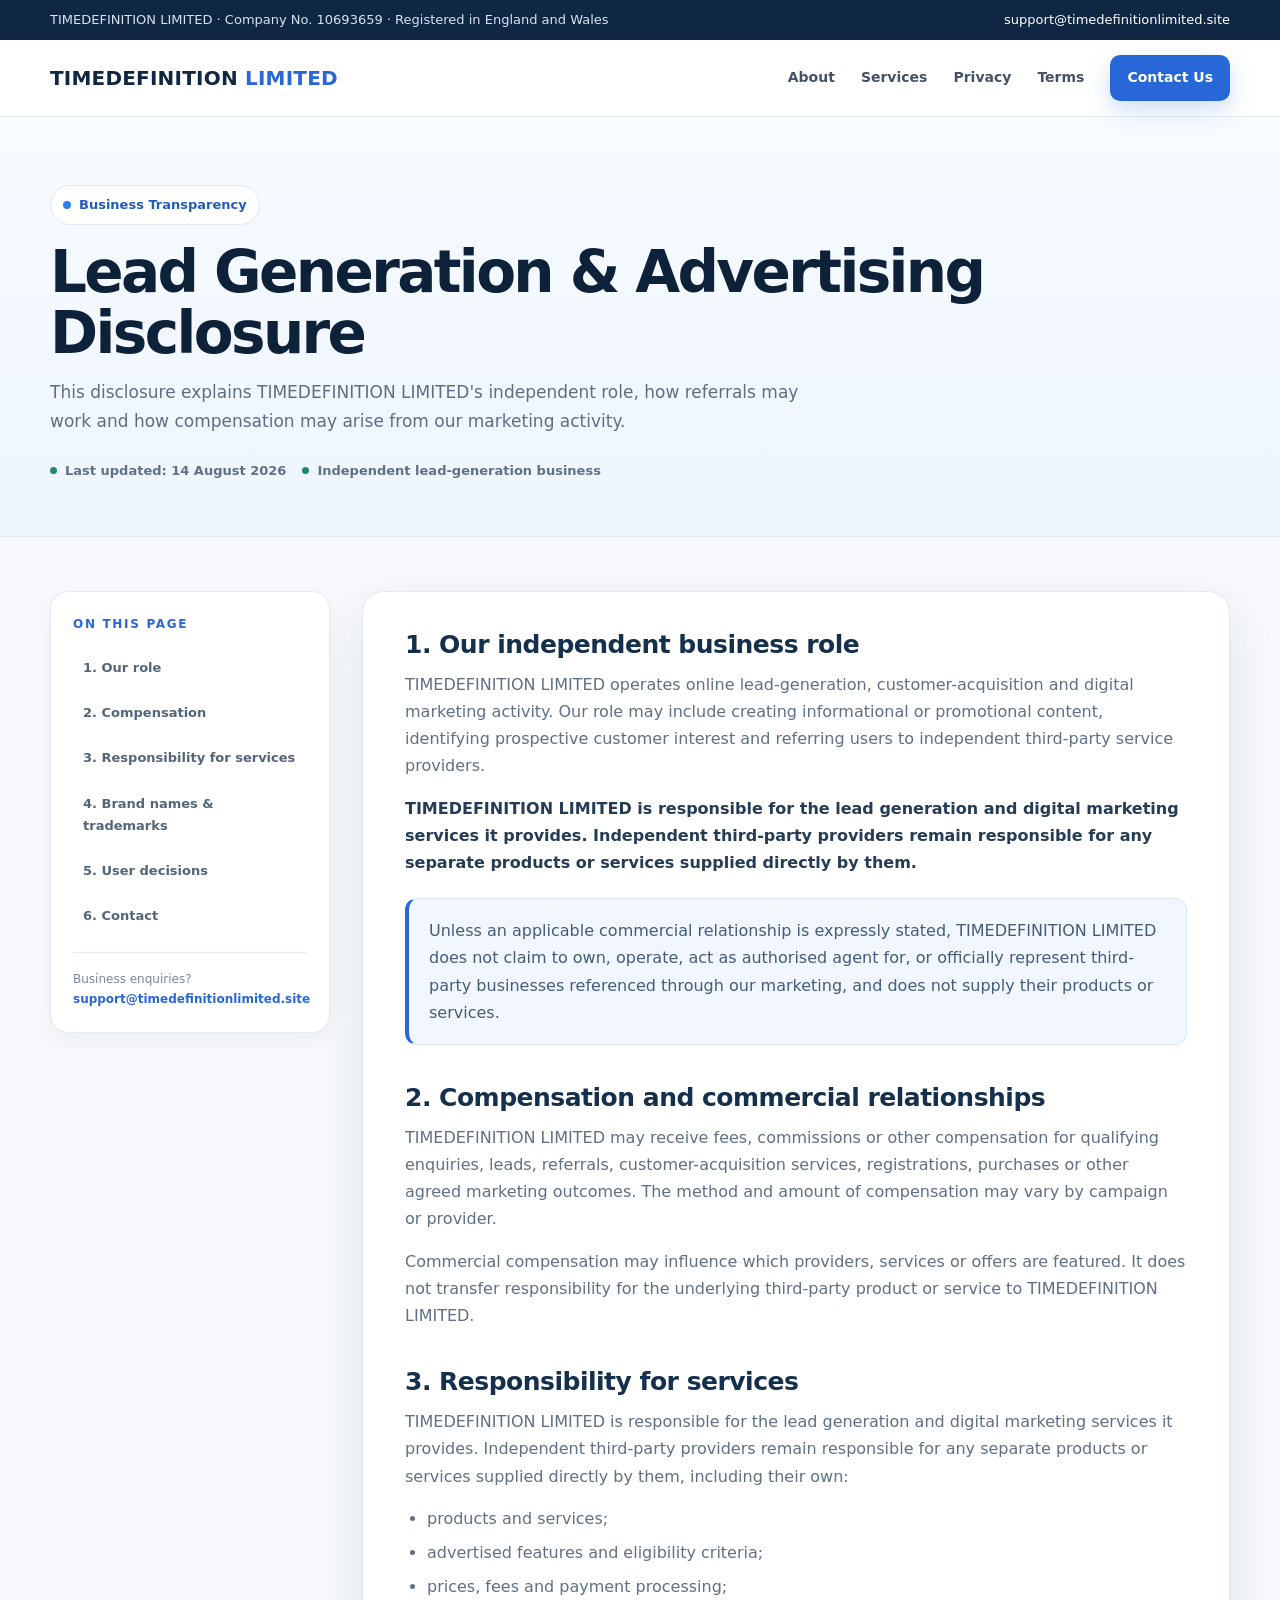
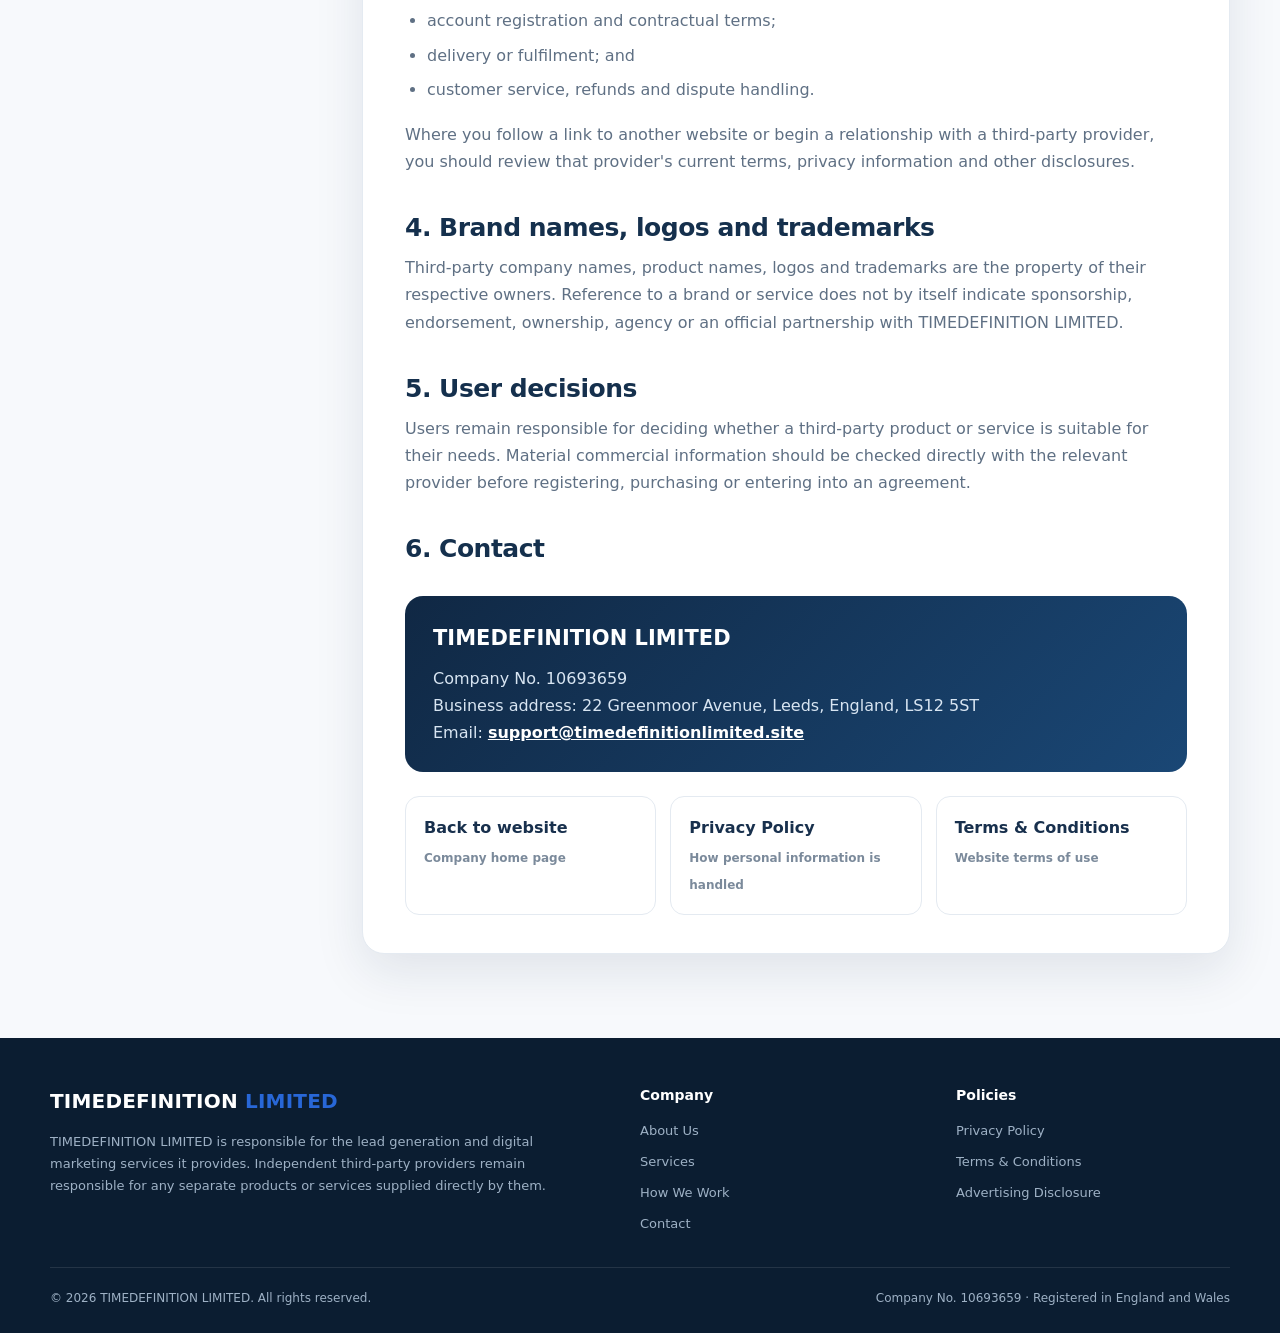
<file: disclosure.html>
<!doctype html>
<html lang="en"><head><meta charset="utf-8"><meta name="viewport" content="width=device-width, initial-scale=1"><title>Lead Generation & Advertising Disclosure | TIMEDEFINITION LIMITED</title><meta name="description" content="Lead Generation and Advertising Disclosure for TIMEDEFINITION LIMITED."><link rel="stylesheet" href="policy.css"></head>
<body>
<div class="topbar"><div class="container"><span>TIMEDEFINITION LIMITED · Company No. 10693659 · Registered in England and Wales</span><a href="mailto:support@timedefinitionlimited.site">support@timedefinitionlimited.site</a></div></div>
<header class="navbar"><div class="container nav-inner"><a class="logo" href="index.html">TIMEDEFINITION <span>LIMITED</span></a><nav class="nav-links"><a href="index.html#about">About</a><a href="index.html#services">Services</a><a href="privacy.html">Privacy</a><a href="terms.html">Terms</a><a href="index.html#contact" class="nav-cta">Contact Us</a></nav></div></header>
<main><section class="policy-hero"><div class="container"><span class="badge">Business Transparency</span><h1>Lead Generation & Advertising Disclosure</h1><p class="hero-copy">This disclosure explains TIMEDEFINITION LIMITED's independent role, how referrals may work and how compensation may arise from our marketing activity.</p><div class="updated"><span><i class="dot"></i>Last updated: 14 August 2026</span><span><i class="dot"></i>Independent lead-generation business</span></div></div></section>
<section class="policy-main"><div class="container policy-grid"><aside class="toc"><div class="toc-title">On this page</div><nav class="toc-links"><a href="#role">1. Our role</a><a href="#compensation">2. Compensation</a><a href="#third-party">3. Responsibility for services</a><a href="#brands">4. Brand names & trademarks</a><a href="#decisions">5. User decisions</a><a href="#contact">6. Contact</a></nav><hr><div class="toc-small">Business enquiries?<br><a href="mailto:support@timedefinitionlimited.site">support@timedefinitionlimited.site</a></div></aside>
<article class="article">
<h2 id="role">1. Our independent business role</h2><p>TIMEDEFINITION LIMITED operates online lead-generation, customer-acquisition and digital marketing activity. Our role may include creating informational or promotional content, identifying prospective customer interest and referring users to independent third-party service providers.</p><p><strong>TIMEDEFINITION LIMITED is responsible for the lead generation and digital marketing services it provides. Independent third-party providers remain responsible for any separate products or services supplied directly by them.</strong></p><div class="info-box"><p>Unless an applicable commercial relationship is expressly stated, TIMEDEFINITION LIMITED does not claim to own, operate, act as authorised agent for, or officially represent third-party businesses referenced through our marketing, and does not supply their products or services.</p></div>
<h2 id="compensation">2. Compensation and commercial relationships</h2><p>TIMEDEFINITION LIMITED may receive fees, commissions or other compensation for qualifying enquiries, leads, referrals, customer-acquisition services, registrations, purchases or other agreed marketing outcomes. The method and amount of compensation may vary by campaign or provider.</p><p>Commercial compensation may influence which providers, services or offers are featured. It does not transfer responsibility for the underlying third-party product or service to TIMEDEFINITION LIMITED.</p>
<h2 id="third-party">3. Responsibility for services</h2><p>TIMEDEFINITION LIMITED is responsible for the lead generation and digital marketing services it provides. Independent third-party providers remain responsible for any separate products or services supplied directly by them, including their own:</p><ul><li>products and services;</li><li>advertised features and eligibility criteria;</li><li>prices, fees and payment processing;</li><li>account registration and contractual terms;</li><li>delivery or fulfilment; and</li><li>customer service, refunds and dispute handling.</li></ul><p>Where you follow a link to another website or begin a relationship with a third-party provider, you should review that provider's current terms, privacy information and other disclosures.</p>
<h2 id="brands">4. Brand names, logos and trademarks</h2><p>Third-party company names, product names, logos and trademarks are the property of their respective owners. Reference to a brand or service does not by itself indicate sponsorship, endorsement, ownership, agency or an official partnership with TIMEDEFINITION LIMITED.</p>
<h2 id="decisions">5. User decisions</h2><p>Users remain responsible for deciding whether a third-party product or service is suitable for their needs. Material commercial information should be checked directly with the relevant provider before registering, purchasing or entering into an agreement.</p>
<h2 id="contact">6. Contact</h2><div class="contact-panel"><h3>TIMEDEFINITION LIMITED</h3><p>Company No. 10693659<br>Business address: 22 Greenmoor Avenue, Leeds, England, LS12 5ST<br>Email: <a href="mailto:support@timedefinitionlimited.site">support@timedefinitionlimited.site</a></p></div>
<div class="policy-nav"><a class="policy-card" href="index.html"><strong>Back to website</strong><span>Company home page</span></a><a class="policy-card" href="privacy.html"><strong>Privacy Policy</strong><span>How personal information is handled</span></a><a class="policy-card" href="terms.html"><strong>Terms & Conditions</strong><span>Website terms of use</span></a></div>
</article></div></section></main>
<footer class="footer"><div class="container"><div class="footer-grid"><div><a class="logo" href="index.html">TIMEDEFINITION <span>LIMITED</span></a><p>TIMEDEFINITION LIMITED is responsible for the lead generation and digital marketing services it provides. Independent third-party providers remain responsible for any separate products or services supplied directly by them.</p></div><div><h4>Company</h4><div class="footer-links"><a href="index.html#about">About Us</a><a href="index.html#services">Services</a><a href="index.html#process">How We Work</a><a href="index.html#contact">Contact</a></div></div><div><h4>Policies</h4><div class="footer-links"><a href="privacy.html">Privacy Policy</a><a href="terms.html">Terms & Conditions</a><a href="disclosure.html">Advertising Disclosure</a></div></div></div><div class="footer-bottom"><span>© 2026 TIMEDEFINITION LIMITED. All rights reserved.</span><span>Company No. 10693659 · Registered in England and Wales</span></div></div></footer>
</body></html>
</file>
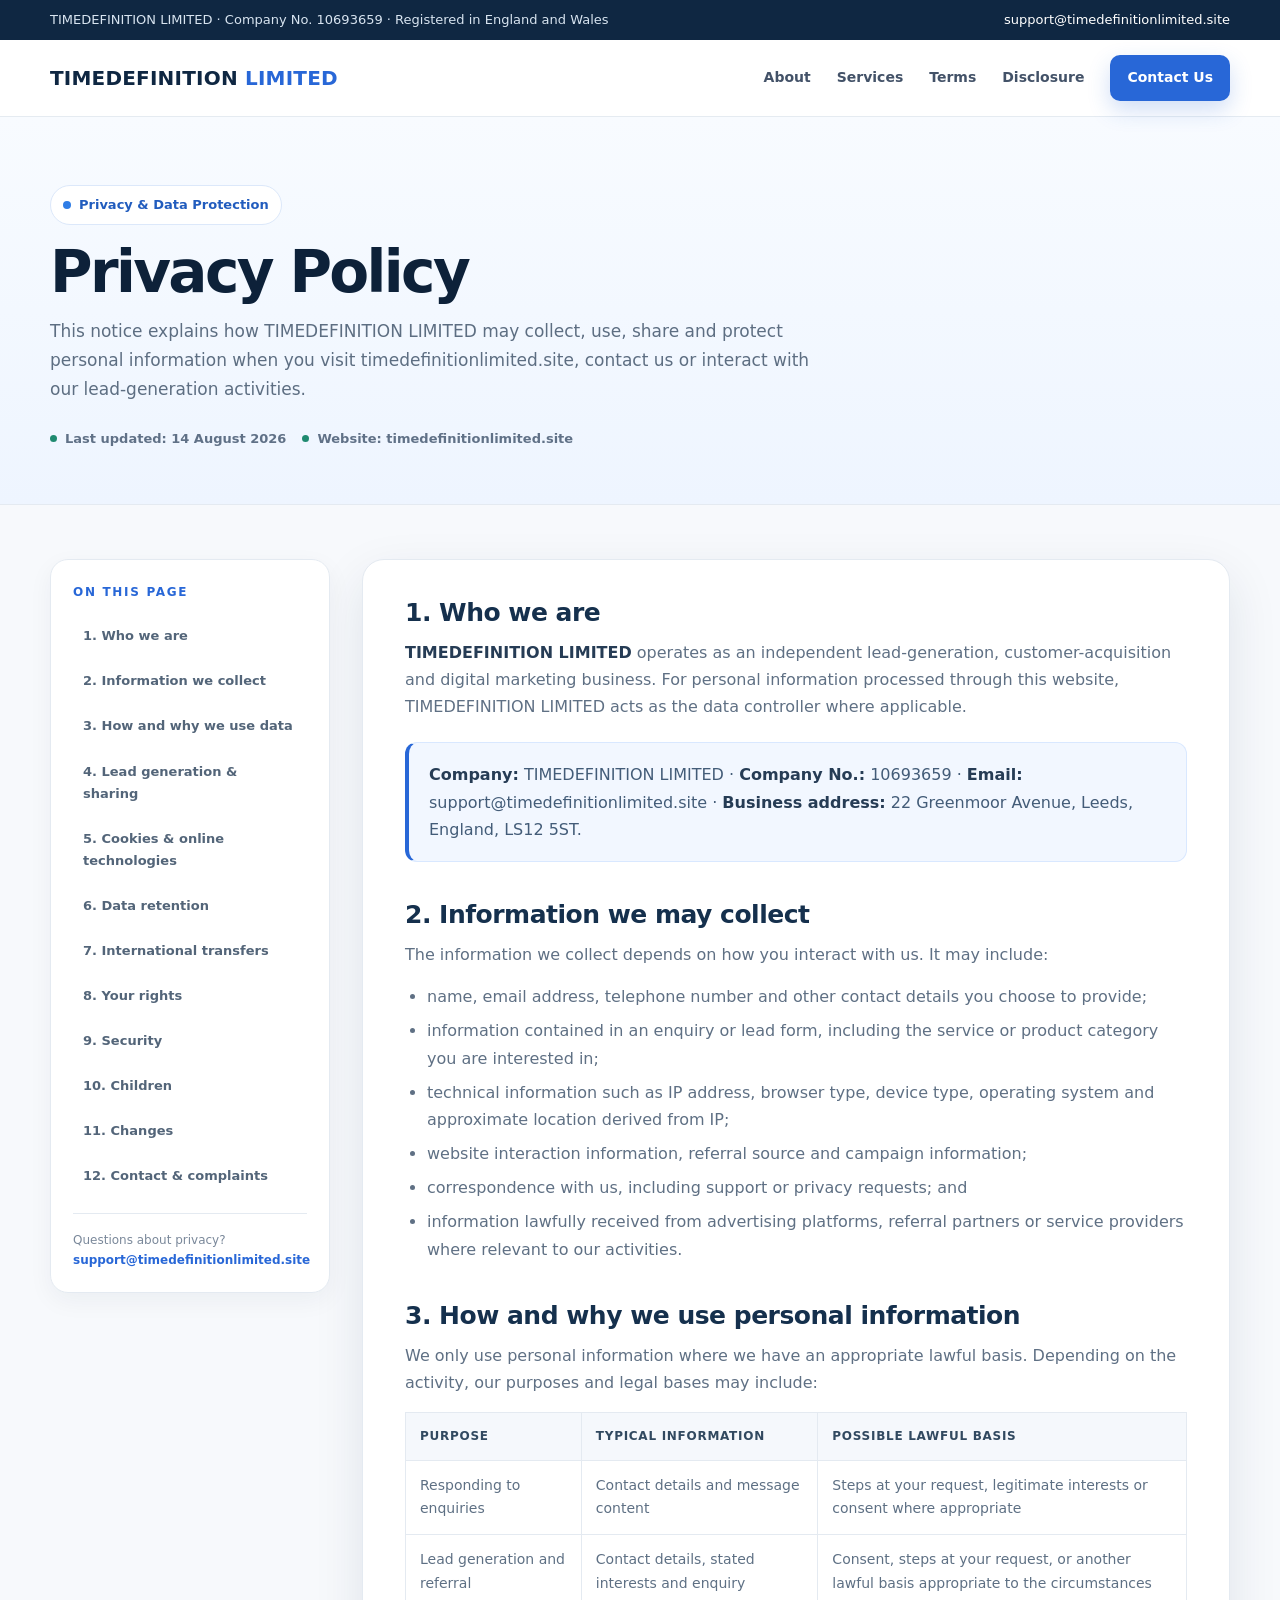
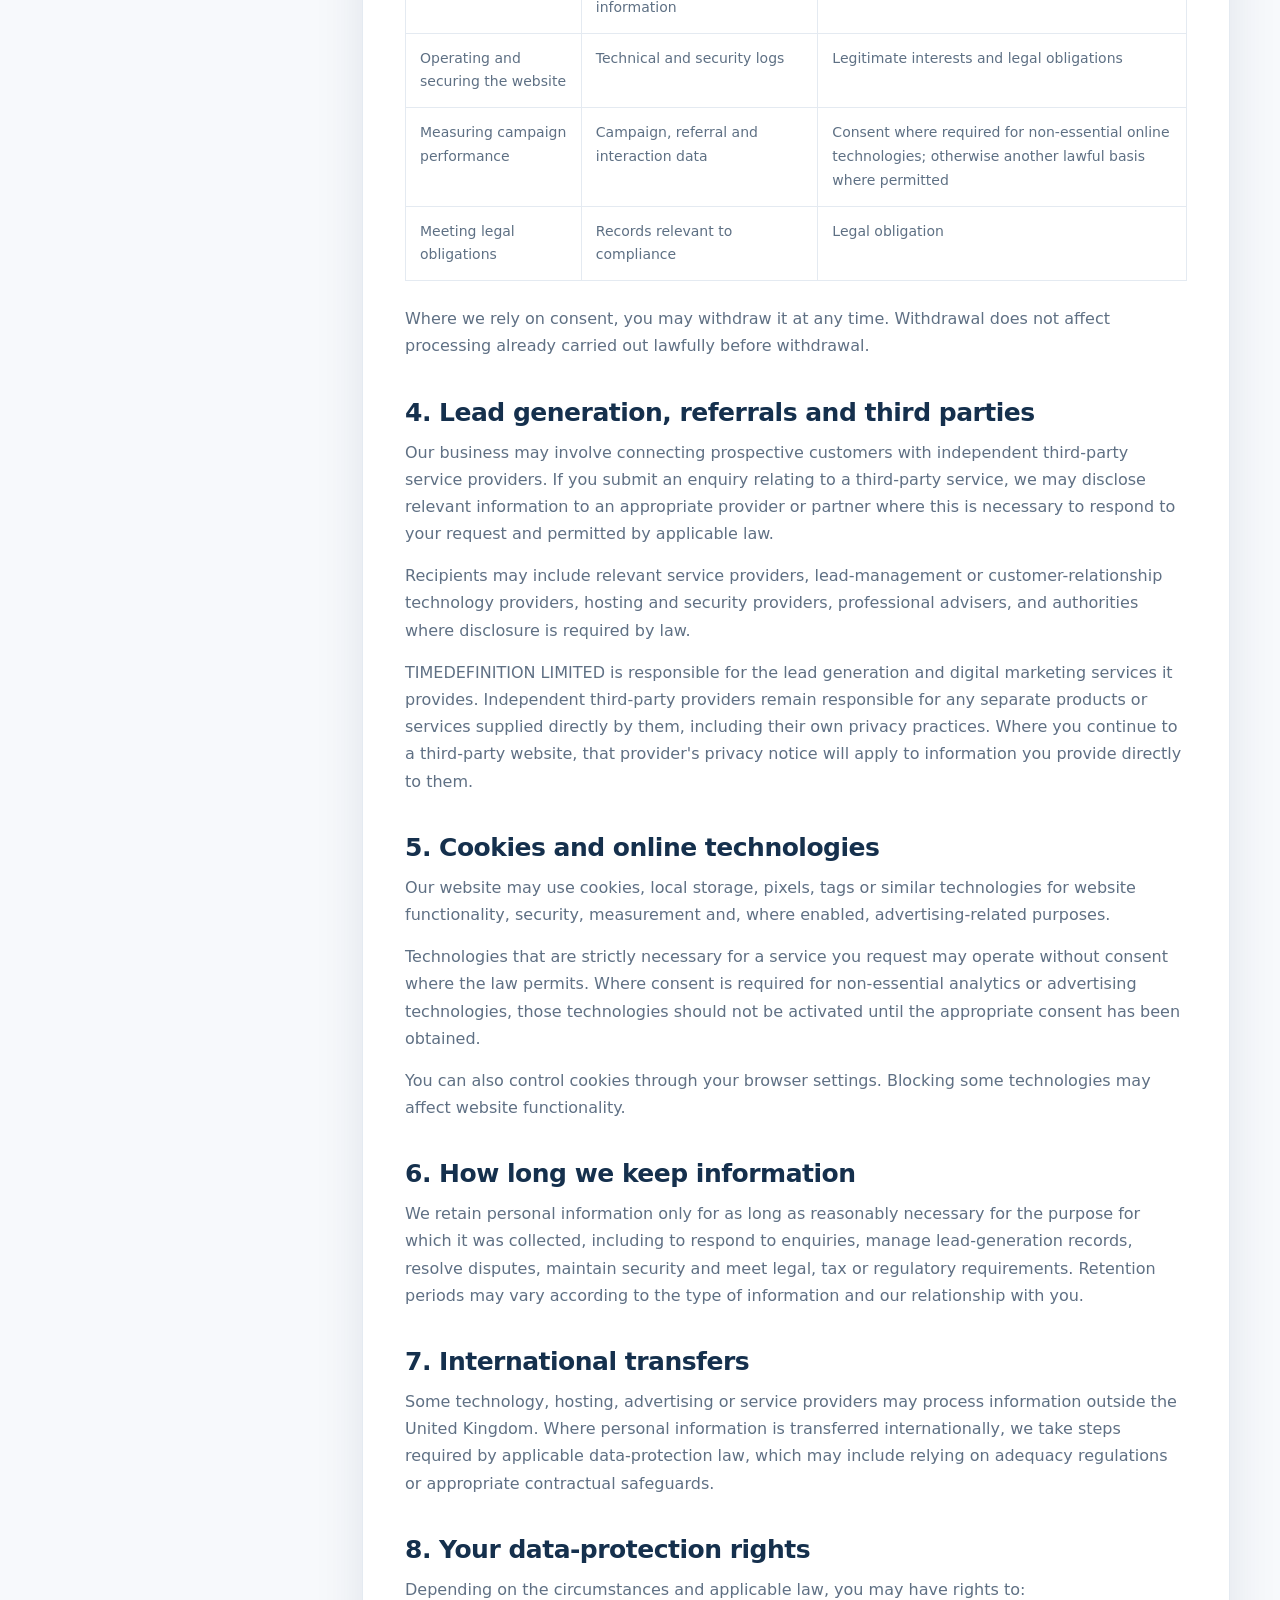
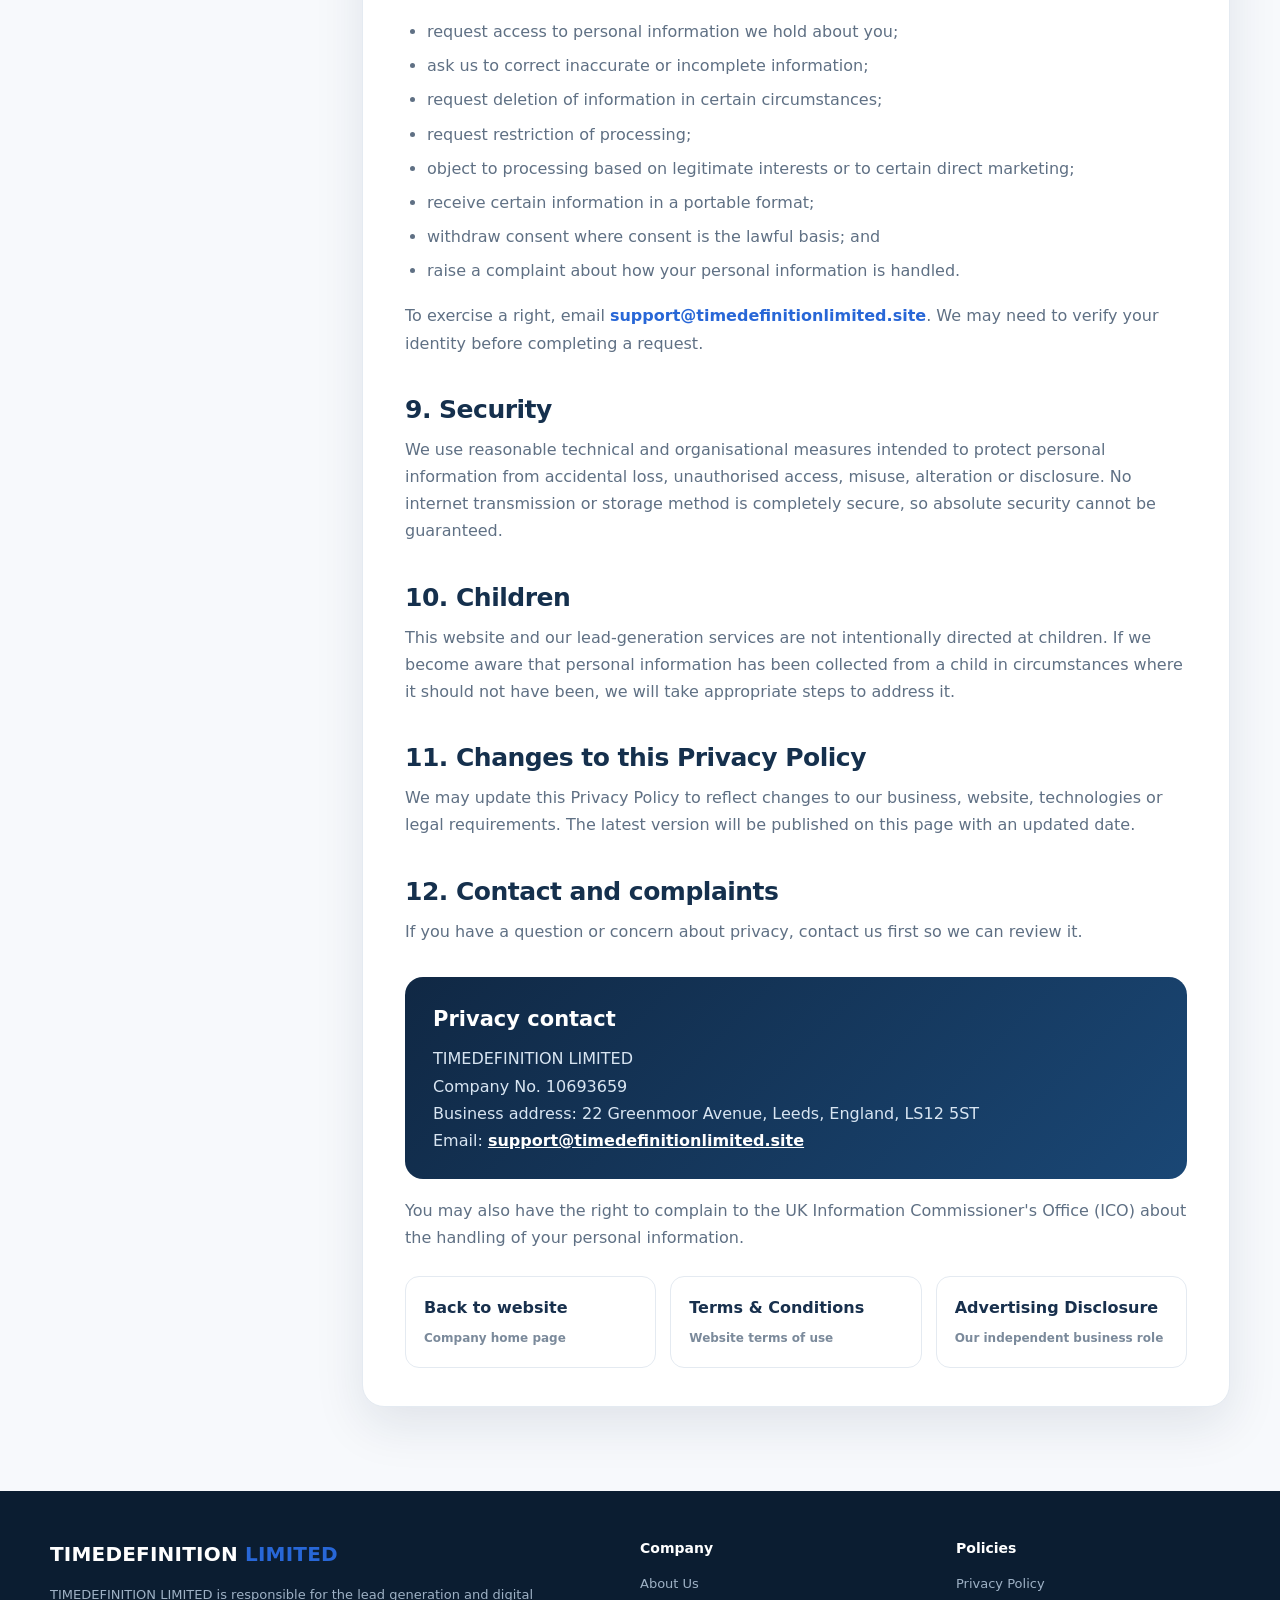
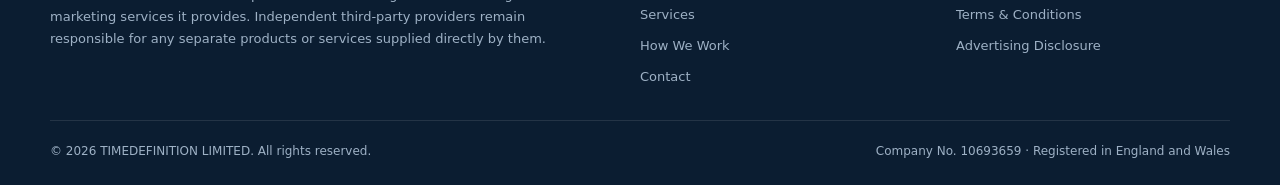
<file: privacy.html>
<!doctype html>
<html lang="en">
<head>
<meta charset="utf-8">
<meta name="viewport" content="width=device-width, initial-scale=1">
<title>Privacy Policy | TIMEDEFINITION LIMITED</title>
<meta name="description" content="Privacy Policy for TIMEDEFINITION LIMITED and timedefinitionlimited.site.">
<link rel="stylesheet" href="policy.css">
</head>
<body>
<div class="topbar"><div class="container"><span>TIMEDEFINITION LIMITED · Company No. 10693659 · Registered in England and Wales</span><a href="mailto:support@timedefinitionlimited.site">support@timedefinitionlimited.site</a></div></div>
<header class="navbar"><div class="container nav-inner"><a class="logo" href="index.html">TIMEDEFINITION <span>LIMITED</span></a><nav class="nav-links"><a href="index.html#about">About</a><a href="index.html#services">Services</a><a href="terms.html">Terms</a><a href="disclosure.html">Disclosure</a><a href="index.html#contact" class="nav-cta">Contact Us</a></nav></div></header>

<main>
<section class="policy-hero"><div class="container"><span class="badge">Privacy & Data Protection</span><h1>Privacy Policy</h1><p class="hero-copy">This notice explains how TIMEDEFINITION LIMITED may collect, use, share and protect personal information when you visit timedefinitionlimited.site, contact us or interact with our lead-generation activities.</p><div class="updated"><span><i class="dot"></i>Last updated: 14 August 2026</span><span><i class="dot"></i>Website: timedefinitionlimited.site</span></div></div></section>

<section class="policy-main"><div class="container policy-grid">
<aside class="toc"><div class="toc-title">On this page</div><nav class="toc-links"><a href="#who">1. Who we are</a><a href="#data">2. Information we collect</a><a href="#purposes">3. How and why we use data</a><a href="#lead-generation">4. Lead generation & sharing</a><a href="#cookies">5. Cookies & online technologies</a><a href="#retention">6. Data retention</a><a href="#transfers">7. International transfers</a><a href="#rights">8. Your rights</a><a href="#security">9. Security</a><a href="#children">10. Children</a><a href="#changes">11. Changes</a><a href="#contact">12. Contact & complaints</a></nav><hr><div class="toc-small">Questions about privacy?<br><a href="mailto:support@timedefinitionlimited.site">support@timedefinitionlimited.site</a></div></aside>

<article class="article">
<h2 id="who">1. Who we are</h2>
<p><strong>TIMEDEFINITION LIMITED</strong> operates as an independent lead-generation, customer-acquisition and digital marketing business. For personal information processed through this website, TIMEDEFINITION LIMITED acts as the data controller where applicable.</p>
<div class="info-box"><p><strong>Company:</strong> TIMEDEFINITION LIMITED · <strong>Company No.:</strong> 10693659 · <strong>Email:</strong> support@timedefinitionlimited.site · <strong>Business address:</strong> 22 Greenmoor Avenue, Leeds, England, LS12 5ST.</p></div>

<h2 id="data">2. Information we may collect</h2>
<p>The information we collect depends on how you interact with us. It may include:</p>
<ul><li>name, email address, telephone number and other contact details you choose to provide;</li><li>information contained in an enquiry or lead form, including the service or product category you are interested in;</li><li>technical information such as IP address, browser type, device type, operating system and approximate location derived from IP;</li><li>website interaction information, referral source and campaign information;</li><li>correspondence with us, including support or privacy requests; and</li><li>information lawfully received from advertising platforms, referral partners or service providers where relevant to our activities.</li></ul>

<h2 id="purposes">3. How and why we use personal information</h2>
<p>We only use personal information where we have an appropriate lawful basis. Depending on the activity, our purposes and legal bases may include:</p>
<table class="data-table"><thead><tr><th>Purpose</th><th>Typical information</th><th>Possible lawful basis</th></tr></thead><tbody>
<tr><td>Responding to enquiries</td><td>Contact details and message content</td><td>Steps at your request, legitimate interests or consent where appropriate</td></tr>
<tr><td>Lead generation and referral</td><td>Contact details, stated interests and enquiry information</td><td>Consent, steps at your request, or another lawful basis appropriate to the circumstances</td></tr>
<tr><td>Operating and securing the website</td><td>Technical and security logs</td><td>Legitimate interests and legal obligations</td></tr>
<tr><td>Measuring campaign performance</td><td>Campaign, referral and interaction data</td><td>Consent where required for non-essential online technologies; otherwise another lawful basis where permitted</td></tr>
<tr><td>Meeting legal obligations</td><td>Records relevant to compliance</td><td>Legal obligation</td></tr>
</tbody></table>
<p>Where we rely on consent, you may withdraw it at any time. Withdrawal does not affect processing already carried out lawfully before withdrawal.</p>

<h2 id="lead-generation">4. Lead generation, referrals and third parties</h2>
<p>Our business may involve connecting prospective customers with independent third-party service providers. If you submit an enquiry relating to a third-party service, we may disclose relevant information to an appropriate provider or partner where this is necessary to respond to your request and permitted by applicable law.</p>
<p>Recipients may include relevant service providers, lead-management or customer-relationship technology providers, hosting and security providers, professional advisers, and authorities where disclosure is required by law.</p>
<p>TIMEDEFINITION LIMITED is responsible for the lead generation and digital marketing services it provides. Independent third-party providers remain responsible for any separate products or services supplied directly by them, including their own privacy practices. Where you continue to a third-party website, that provider's privacy notice will apply to information you provide directly to them.</p>

<h2 id="cookies">5. Cookies and online technologies</h2>
<p>Our website may use cookies, local storage, pixels, tags or similar technologies for website functionality, security, measurement and, where enabled, advertising-related purposes.</p>
<p>Technologies that are strictly necessary for a service you request may operate without consent where the law permits. Where consent is required for non-essential analytics or advertising technologies, those technologies should not be activated until the appropriate consent has been obtained.</p>
<p>You can also control cookies through your browser settings. Blocking some technologies may affect website functionality.</p>

<h2 id="retention">6. How long we keep information</h2>
<p>We retain personal information only for as long as reasonably necessary for the purpose for which it was collected, including to respond to enquiries, manage lead-generation records, resolve disputes, maintain security and meet legal, tax or regulatory requirements. Retention periods may vary according to the type of information and our relationship with you.</p>

<h2 id="transfers">7. International transfers</h2>
<p>Some technology, hosting, advertising or service providers may process information outside the United Kingdom. Where personal information is transferred internationally, we take steps required by applicable data-protection law, which may include relying on adequacy regulations or appropriate contractual safeguards.</p>

<h2 id="rights">8. Your data-protection rights</h2>
<p>Depending on the circumstances and applicable law, you may have rights to:</p>
<ul><li>request access to personal information we hold about you;</li><li>ask us to correct inaccurate or incomplete information;</li><li>request deletion of information in certain circumstances;</li><li>request restriction of processing;</li><li>object to processing based on legitimate interests or to certain direct marketing;</li><li>receive certain information in a portable format;</li><li>withdraw consent where consent is the lawful basis; and</li><li>raise a complaint about how your personal information is handled.</li></ul>
<p>To exercise a right, email <a href="mailto:support@timedefinitionlimited.site">support@timedefinitionlimited.site</a>. We may need to verify your identity before completing a request.</p>

<h2 id="security">9. Security</h2>
<p>We use reasonable technical and organisational measures intended to protect personal information from accidental loss, unauthorised access, misuse, alteration or disclosure. No internet transmission or storage method is completely secure, so absolute security cannot be guaranteed.</p>

<h2 id="children">10. Children</h2>
<p>This website and our lead-generation services are not intentionally directed at children. If we become aware that personal information has been collected from a child in circumstances where it should not have been, we will take appropriate steps to address it.</p>

<h2 id="changes">11. Changes to this Privacy Policy</h2>
<p>We may update this Privacy Policy to reflect changes to our business, website, technologies or legal requirements. The latest version will be published on this page with an updated date.</p>

<h2 id="contact">12. Contact and complaints</h2>
<p>If you have a question or concern about privacy, contact us first so we can review it.</p>
<div class="contact-panel"><h3>Privacy contact</h3><p>TIMEDEFINITION LIMITED<br>Company No. 10693659<br>Business address: 22 Greenmoor Avenue, Leeds, England, LS12 5ST<br>Email: <a href="mailto:support@timedefinitionlimited.site">support@timedefinitionlimited.site</a></p></div>
<p style="margin-top:18px">You may also have the right to complain to the UK Information Commissioner's Office (ICO) about the handling of your personal information.</p>

<div class="policy-nav"><a class="policy-card" href="index.html"><strong>Back to website</strong><span>Company home page</span></a><a class="policy-card" href="terms.html"><strong>Terms & Conditions</strong><span>Website terms of use</span></a><a class="policy-card" href="disclosure.html"><strong>Advertising Disclosure</strong><span>Our independent business role</span></a></div>
</article>
</div></section>
</main>

<footer class="footer"><div class="container"><div class="footer-grid"><div><a class="logo" href="index.html">TIMEDEFINITION <span>LIMITED</span></a><p>TIMEDEFINITION LIMITED is responsible for the lead generation and digital marketing services it provides. Independent third-party providers remain responsible for any separate products or services supplied directly by them.</p></div><div><h4>Company</h4><div class="footer-links"><a href="index.html#about">About Us</a><a href="index.html#services">Services</a><a href="index.html#process">How We Work</a><a href="index.html#contact">Contact</a></div></div><div><h4>Policies</h4><div class="footer-links"><a href="privacy.html">Privacy Policy</a><a href="terms.html">Terms & Conditions</a><a href="disclosure.html">Advertising Disclosure</a></div></div></div><div class="footer-bottom"><span>© 2026 TIMEDEFINITION LIMITED. All rights reserved.</span><span>Company No. 10693659 · Registered in England and Wales</span></div></div></footer>
</body></html>
</file>
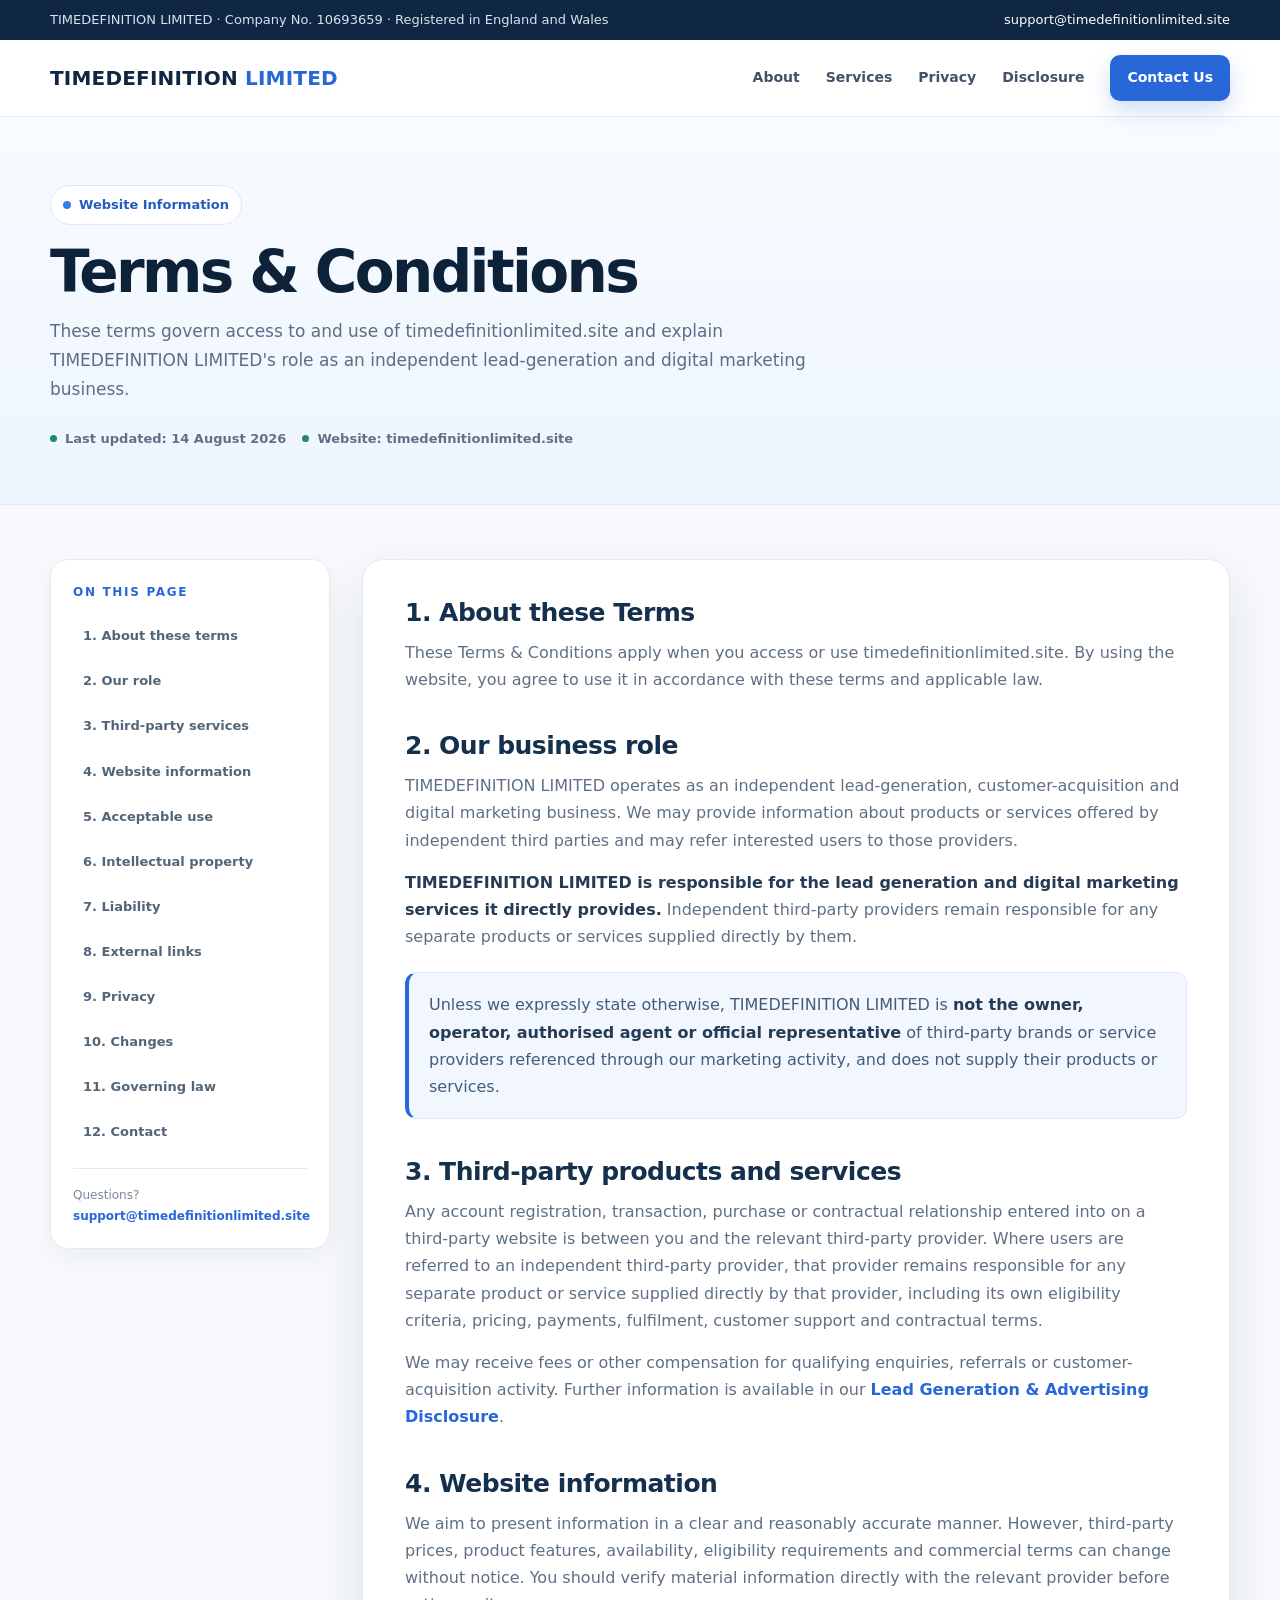
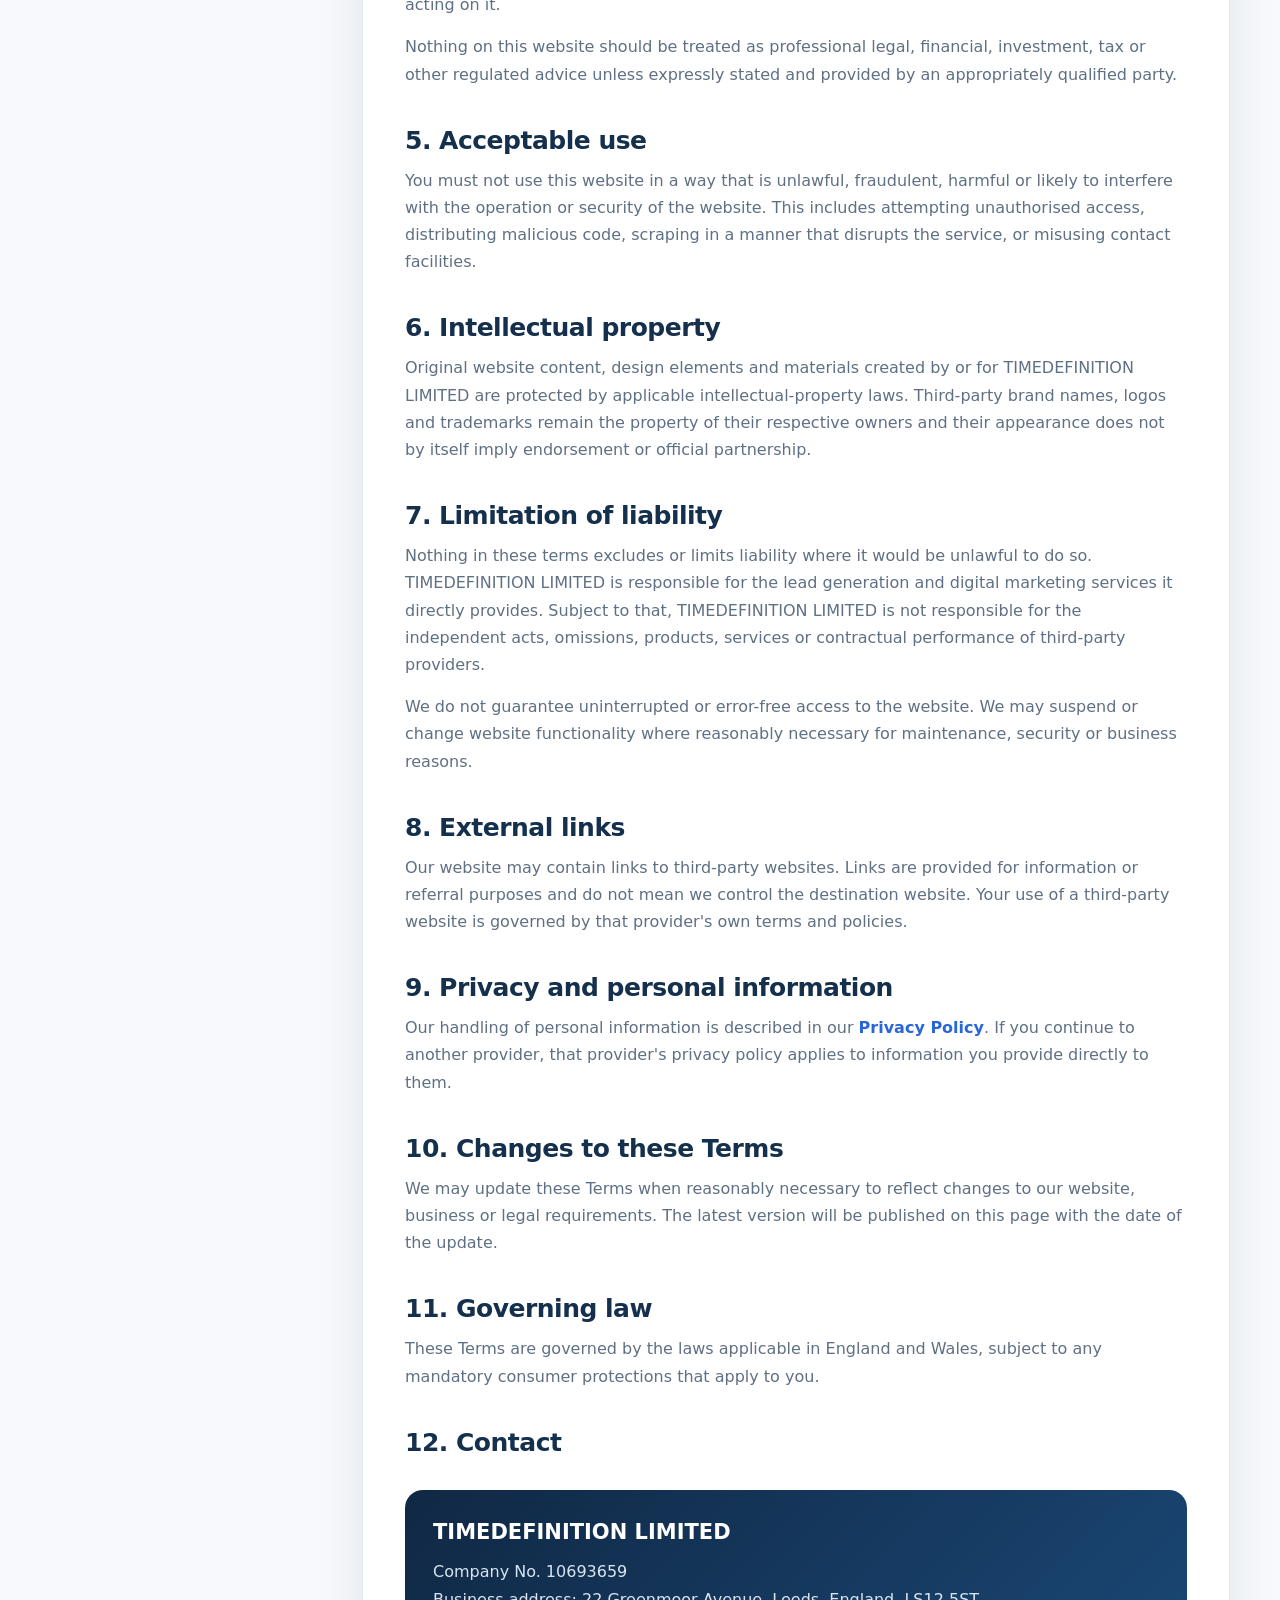
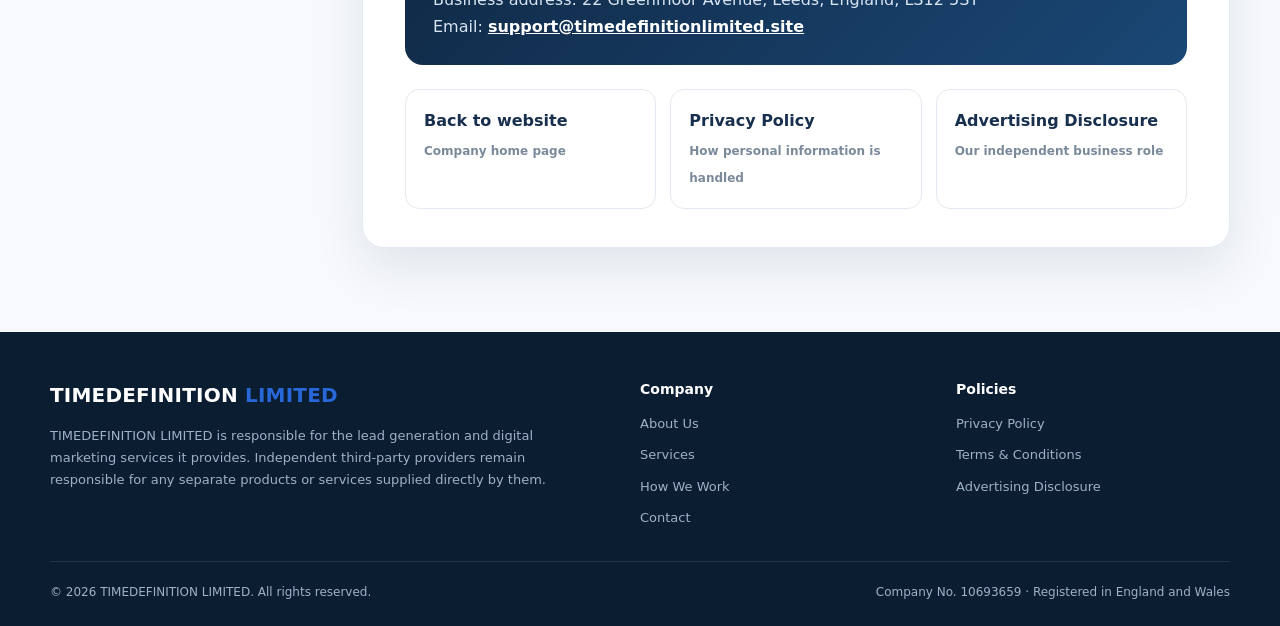
<file: terms.html>
<!doctype html>
<html lang="en"><head><meta charset="utf-8"><meta name="viewport" content="width=device-width, initial-scale=1"><title>Terms & Conditions | TIMEDEFINITION LIMITED</title><meta name="description" content="Website Terms and Conditions for TIMEDEFINITION LIMITED and timedefinitionlimited.site."><link rel="stylesheet" href="policy.css"></head>
<body>
<div class="topbar"><div class="container"><span>TIMEDEFINITION LIMITED · Company No. 10693659 · Registered in England and Wales</span><a href="mailto:support@timedefinitionlimited.site">support@timedefinitionlimited.site</a></div></div>
<header class="navbar"><div class="container nav-inner"><a class="logo" href="index.html">TIMEDEFINITION <span>LIMITED</span></a><nav class="nav-links"><a href="index.html#about">About</a><a href="index.html#services">Services</a><a href="privacy.html">Privacy</a><a href="disclosure.html">Disclosure</a><a href="index.html#contact" class="nav-cta">Contact Us</a></nav></div></header>
<main><section class="policy-hero"><div class="container"><span class="badge">Website Information</span><h1>Terms & Conditions</h1><p class="hero-copy">These terms govern access to and use of timedefinitionlimited.site and explain TIMEDEFINITION LIMITED's role as an independent lead-generation and digital marketing business.</p><div class="updated"><span><i class="dot"></i>Last updated: 14 August 2026</span><span><i class="dot"></i>Website: timedefinitionlimited.site</span></div></div></section>
<section class="policy-main"><div class="container policy-grid"><aside class="toc"><div class="toc-title">On this page</div><nav class="toc-links"><a href="#about">1. About these terms</a><a href="#role">2. Our role</a><a href="#third-party">3. Third-party services</a><a href="#information">4. Website information</a><a href="#acceptable">5. Acceptable use</a><a href="#ip">6. Intellectual property</a><a href="#liability">7. Liability</a><a href="#links">8. External links</a><a href="#privacy">9. Privacy</a><a href="#changes">10. Changes</a><a href="#law">11. Governing law</a><a href="#contact">12. Contact</a></nav><hr><div class="toc-small">Questions?<br><a href="mailto:support@timedefinitionlimited.site">support@timedefinitionlimited.site</a></div></aside>
<article class="article">
<h2 id="about">1. About these Terms</h2><p>These Terms & Conditions apply when you access or use timedefinitionlimited.site. By using the website, you agree to use it in accordance with these terms and applicable law.</p>
<h2 id="role">2. Our business role</h2><p>TIMEDEFINITION LIMITED operates as an independent lead-generation, customer-acquisition and digital marketing business. We may provide information about products or services offered by independent third parties and may refer interested users to those providers.</p><p><strong>TIMEDEFINITION LIMITED is responsible for the lead generation and digital marketing services it directly provides.</strong> Independent third-party providers remain responsible for any separate products or services supplied directly by them.</p><div class="info-box"><p>Unless we expressly state otherwise, TIMEDEFINITION LIMITED is <strong>not the owner, operator, authorised agent or official representative</strong> of third-party brands or service providers referenced through our marketing activity, and does not supply their products or services.</p></div>
<h2 id="third-party">3. Third-party products and services</h2><p>Any account registration, transaction, purchase or contractual relationship entered into on a third-party website is between you and the relevant third-party provider. Where users are referred to an independent third-party provider, that provider remains responsible for any separate product or service supplied directly by that provider, including its own eligibility criteria, pricing, payments, fulfilment, customer support and contractual terms.</p><p>We may receive fees or other compensation for qualifying enquiries, referrals or customer-acquisition activity. Further information is available in our <a href="disclosure.html">Lead Generation & Advertising Disclosure</a>.</p>
<h2 id="information">4. Website information</h2><p>We aim to present information in a clear and reasonably accurate manner. However, third-party prices, product features, availability, eligibility requirements and commercial terms can change without notice. You should verify material information directly with the relevant provider before acting on it.</p><p>Nothing on this website should be treated as professional legal, financial, investment, tax or other regulated advice unless expressly stated and provided by an appropriately qualified party.</p>
<h2 id="acceptable">5. Acceptable use</h2><p>You must not use this website in a way that is unlawful, fraudulent, harmful or likely to interfere with the operation or security of the website. This includes attempting unauthorised access, distributing malicious code, scraping in a manner that disrupts the service, or misusing contact facilities.</p>
<h2 id="ip">6. Intellectual property</h2><p>Original website content, design elements and materials created by or for TIMEDEFINITION LIMITED are protected by applicable intellectual-property laws. Third-party brand names, logos and trademarks remain the property of their respective owners and their appearance does not by itself imply endorsement or official partnership.</p>
<h2 id="liability">7. Limitation of liability</h2><p>Nothing in these terms excludes or limits liability where it would be unlawful to do so. TIMEDEFINITION LIMITED is responsible for the lead generation and digital marketing services it directly provides. Subject to that, TIMEDEFINITION LIMITED is not responsible for the independent acts, omissions, products, services or contractual performance of third-party providers.</p><p>We do not guarantee uninterrupted or error-free access to the website. We may suspend or change website functionality where reasonably necessary for maintenance, security or business reasons.</p>
<h2 id="links">8. External links</h2><p>Our website may contain links to third-party websites. Links are provided for information or referral purposes and do not mean we control the destination website. Your use of a third-party website is governed by that provider's own terms and policies.</p>
<h2 id="privacy">9. Privacy and personal information</h2><p>Our handling of personal information is described in our <a href="privacy.html">Privacy Policy</a>. If you continue to another provider, that provider's privacy policy applies to information you provide directly to them.</p>
<h2 id="changes">10. Changes to these Terms</h2><p>We may update these Terms when reasonably necessary to reflect changes to our website, business or legal requirements. The latest version will be published on this page with the date of the update.</p>
<h2 id="law">11. Governing law</h2><p>These Terms are governed by the laws applicable in England and Wales, subject to any mandatory consumer protections that apply to you.</p>
<h2 id="contact">12. Contact</h2><div class="contact-panel"><h3>TIMEDEFINITION LIMITED</h3><p>Company No. 10693659<br>Business address: 22 Greenmoor Avenue, Leeds, England, LS12 5ST<br>Email: <a href="mailto:support@timedefinitionlimited.site">support@timedefinitionlimited.site</a></p></div>
<div class="policy-nav"><a class="policy-card" href="index.html"><strong>Back to website</strong><span>Company home page</span></a><a class="policy-card" href="privacy.html"><strong>Privacy Policy</strong><span>How personal information is handled</span></a><a class="policy-card" href="disclosure.html"><strong>Advertising Disclosure</strong><span>Our independent business role</span></a></div>
</article></div></section></main>
<footer class="footer"><div class="container"><div class="footer-grid"><div><a class="logo" href="index.html">TIMEDEFINITION <span>LIMITED</span></a><p>TIMEDEFINITION LIMITED is responsible for the lead generation and digital marketing services it provides. Independent third-party providers remain responsible for any separate products or services supplied directly by them.</p></div><div><h4>Company</h4><div class="footer-links"><a href="index.html#about">About Us</a><a href="index.html#services">Services</a><a href="index.html#process">How We Work</a><a href="index.html#contact">Contact</a></div></div><div><h4>Policies</h4><div class="footer-links"><a href="privacy.html">Privacy Policy</a><a href="terms.html">Terms & Conditions</a><a href="disclosure.html">Advertising Disclosure</a></div></div></div><div class="footer-bottom"><span>© 2026 TIMEDEFINITION LIMITED. All rights reserved.</span><span>Company No. 10693659 · Registered in England and Wales</span></div></div></footer>
</body></html>
</file>
<file: policy.css>
:root{
  --navy:#0f2742;
  --navy2:#17395e;
  --blue:#2867d7;
  --sky:#eaf2ff;
  --ink:#132033;
  --muted:#64748b;
  --line:#e4eaf1;
  --bg:#f7f9fc;
  --white:#fff;
  --green:#1f8a70;
  --shadow:0 18px 50px rgba(15,39,66,.10);
}
*{box-sizing:border-box}
html{scroll-behavior:smooth}
body{margin:0;font-family:Inter,ui-sans-serif,system-ui,-apple-system,"Segoe UI",Roboto,Arial,sans-serif;color:var(--ink);background:var(--bg);line-height:1.7}
a{text-decoration:none;color:inherit}
.container{width:min(1180px,calc(100% - 40px));margin:0 auto}
.topbar{background:var(--navy);color:#d8e4f0;font-size:13px}
.topbar .container{display:flex;justify-content:space-between;gap:20px;padding:9px 0}.topbar a{color:#fff}
.navbar{position:sticky;top:0;z-index:40;background:rgba(255,255,255,.97);backdrop-filter:blur(12px);border-bottom:1px solid rgba(228,234,241,.95)}
.nav-inner{height:76px;display:flex;align-items:center;justify-content:space-between;gap:28px}
.logo{font-weight:900;letter-spacing:.01em;color:var(--navy);font-size:20px;white-space:nowrap}.logo span{color:var(--blue)}
.nav-links{display:flex;align-items:center;gap:26px;font-size:14px;font-weight:600;color:#435268}.nav-links a:hover{color:var(--blue)}
.nav-cta{padding:11px 17px;border-radius:10px;background:var(--blue);color:#fff!important;box-shadow:0 9px 22px rgba(40,103,215,.22)}
.policy-hero{padding:68px 0 54px;background:linear-gradient(180deg,#f8fbff 0,#eef5ff 100%);border-bottom:1px solid var(--line)}
.badge{display:inline-flex;align-items:center;gap:8px;padding:8px 12px;border-radius:999px;background:#fff;color:#215cbe;font-weight:800;font-size:13px;border:1px solid #dce8fa}.badge:before{content:"";width:8px;height:8px;border-radius:50%;background:#2f7de6}
h1{font-size:clamp(38px,5vw,58px);line-height:1.05;letter-spacing:-.045em;margin:17px 0 14px;color:#0d2139}
.hero-copy{font-size:17px;color:#5d6e82;max-width:760px;margin:0}.updated{display:flex;gap:16px;flex-wrap:wrap;margin-top:24px;color:#607187;font-size:13px;font-weight:700}.updated span{display:flex;align-items:center;gap:8px}.dot{width:7px;height:7px;border-radius:50%;background:var(--green)}
.policy-main{padding:54px 0 84px}
.policy-grid{display:grid;grid-template-columns:280px minmax(0,1fr);gap:32px;align-items:start}
.toc{position:sticky;top:104px;background:#fff;border:1px solid var(--line);border-radius:18px;padding:22px;box-shadow:0 8px 24px rgba(15,39,66,.05)}
.toc-title{font-size:12px;font-weight:900;letter-spacing:.14em;text-transform:uppercase;color:var(--blue);margin-bottom:14px}
.toc-links{display:grid;gap:5px}.toc-links a{padding:9px 10px;border-radius:9px;color:#536579;font-size:13px;font-weight:650}.toc-links a:hover{background:#eff5ff;color:var(--blue)}
.toc hr{border:0;border-top:1px solid var(--line);margin:16px 0}.toc-small{font-size:12px;color:#7a889a}.toc-small a{color:var(--blue);font-weight:750}
.article{background:#fff;border:1px solid var(--line);border-radius:22px;padding:38px 42px;box-shadow:var(--shadow)}
.article h2{font-size:25px;line-height:1.2;color:#15304d;margin:38px 0 11px;letter-spacing:-.02em}.article h2:first-child{margin-top:0}.article h3{font-size:17px;color:#1b3857;margin:24px 0 7px}.article p{color:#5f7084;margin:0 0 15px}.article ul{color:#5f7084;padding-left:22px;margin:8px 0 18px}.article li{margin:7px 0}.article strong{color:#263c55}.article a{color:var(--blue);font-weight:700}
.info-box{background:#f2f7ff;border:1px solid #d9e8ff;border-left:4px solid var(--blue);padding:18px 20px;border-radius:12px;margin:22px 0}.info-box p{margin:0;color:#435c78}
.data-table{width:100%;border-collapse:collapse;margin:16px 0 24px;font-size:14px}.data-table th,.data-table td{border:1px solid var(--line);padding:13px 14px;text-align:left;vertical-align:top}.data-table th{background:#f5f8fc;color:#314960;font-size:12px;text-transform:uppercase;letter-spacing:.06em}.data-table td{color:#5e7084}
.contact-panel{background:linear-gradient(135deg,#102844,#1a4775);color:#fff;border-radius:18px;padding:25px 28px;margin-top:32px}.contact-panel h3{color:#fff;margin:0 0 8px;font-size:21px}.contact-panel p{color:#d8e5f2;margin:0}.contact-panel a{color:#fff;text-decoration:underline}
.policy-nav{display:grid;grid-template-columns:repeat(3,1fr);gap:14px;margin-top:24px}.policy-card{display:block;background:#fff;border:1px solid var(--line);border-radius:14px;padding:17px 18px;color:#40566d}.policy-card strong{display:block;color:#18304d;margin-bottom:2px}.policy-card span{font-size:12px;color:#7b8a9b}.policy-card:hover{border-color:#b9d2f5;box-shadow:0 10px 26px rgba(15,39,66,.07)}
.footer{background:#0b1d31;color:#9eb1c5;padding:46px 0 24px}.footer-grid{display:grid;grid-template-columns:1.4fr .7fr .7fr;gap:42px}.footer .logo{color:#fff}.footer p{font-size:13px;max-width:530px}.footer h4{color:#fff;margin:0 0 12px;font-size:14px}.footer-links{display:grid;gap:9px;font-size:13px}.footer-links a:hover{color:#fff}.footer-bottom{border-top:1px solid rgba(255,255,255,.1);margin-top:32px;padding-top:20px;font-size:12px;display:flex;justify-content:space-between;gap:18px;flex-wrap:wrap}
@media(max-width:920px){.nav-links{display:none}.policy-grid{grid-template-columns:1fr}.toc{position:static}.policy-nav{grid-template-columns:1fr}.footer-grid{grid-template-columns:1fr 1fr}}
@media(max-width:640px){.topbar .container{display:block}.container{width:min(100% - 28px,1180px)}.policy-hero{padding:45px 0 38px}.policy-main{padding:30px 0 58px}.article{padding:25px 21px}.data-table{display:block;overflow-x:auto}.footer-grid{grid-template-columns:1fr}}
</file>
